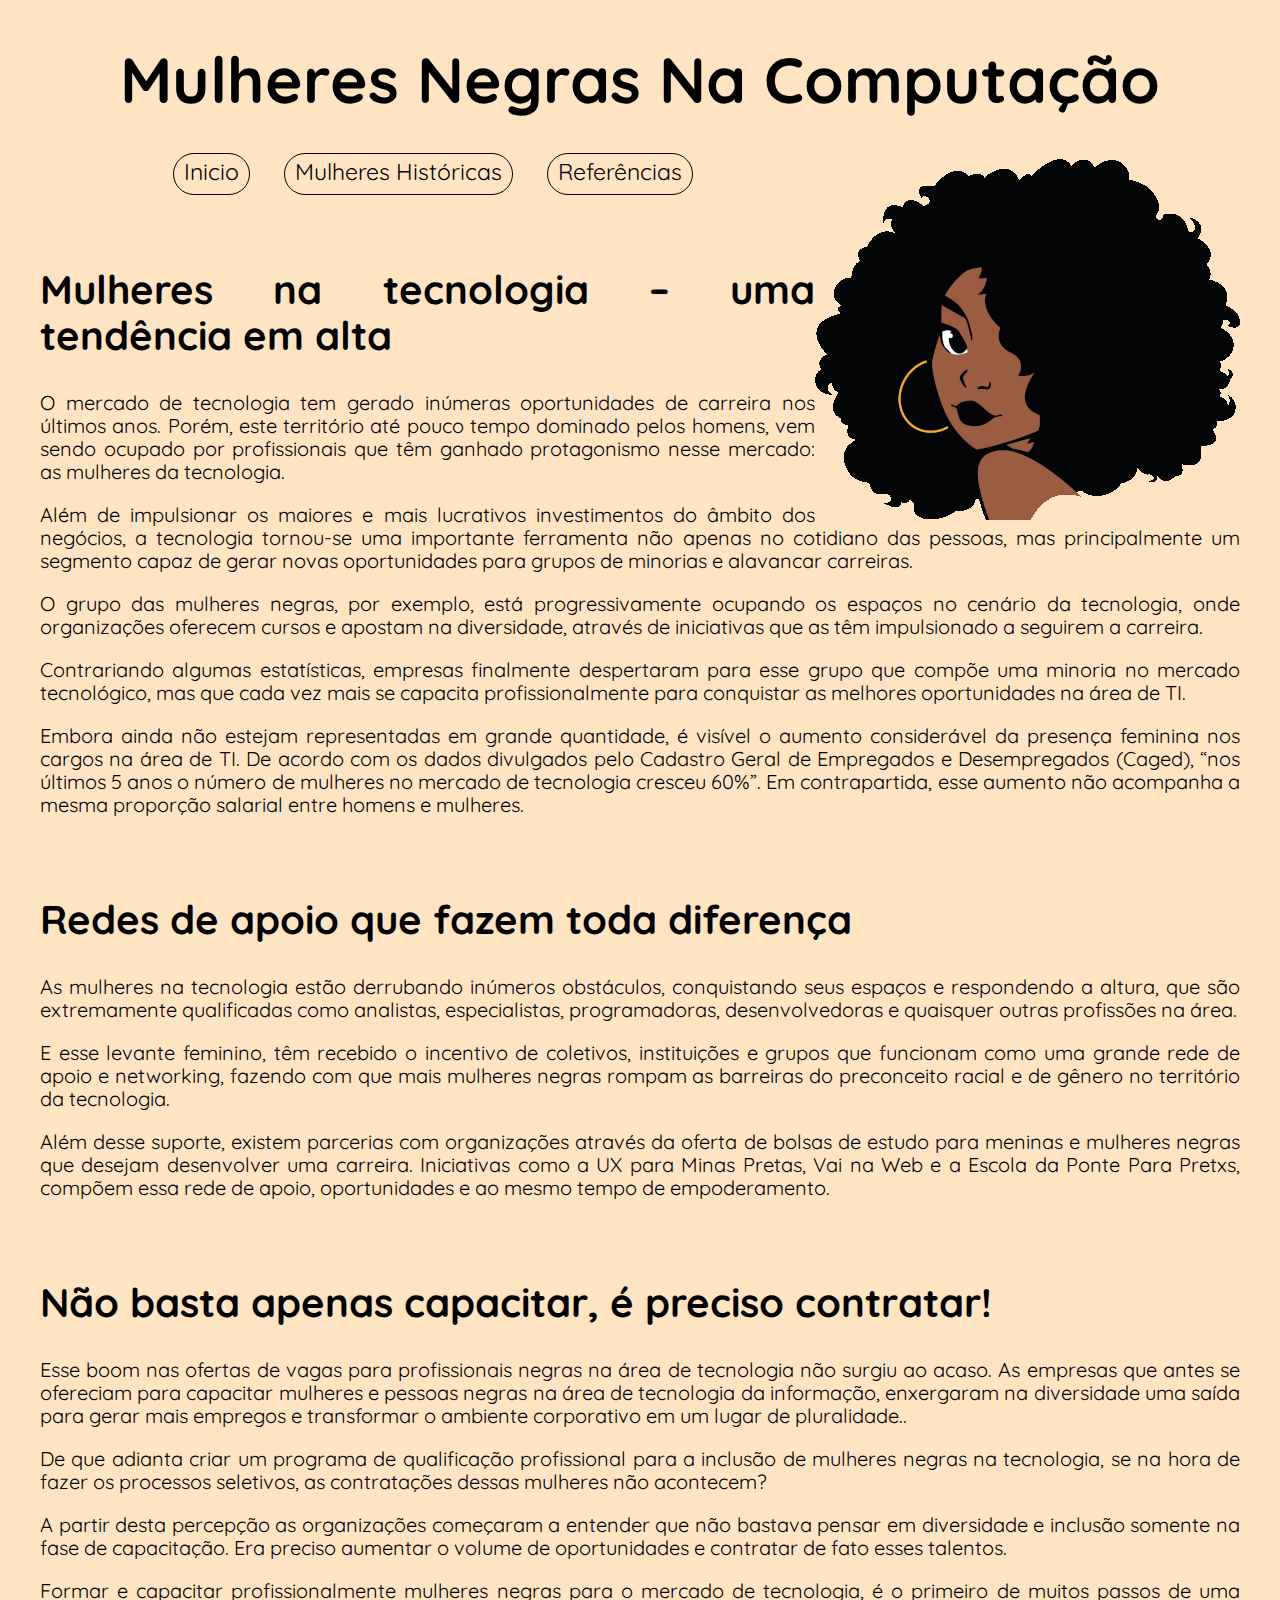
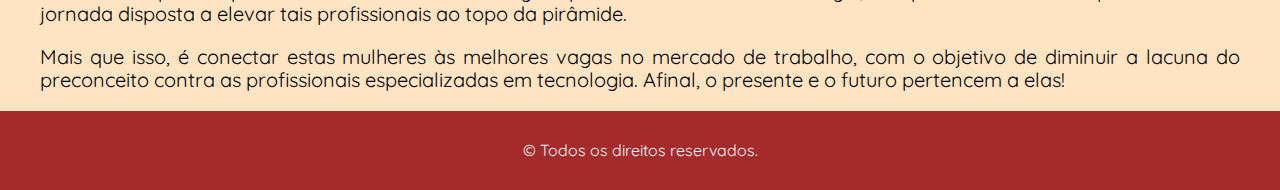
<file: index.html>
<!DOCTYPE html>
<html lang="pt-br">
<head>
    <meta charset="UTF-8">
    <meta http-equiv="X-UA-Compatible" content="IE=edge">
    <meta name="viewport" content="width=device-width, initial-scale=1.0">
    <title></title>
    <link rel="stylesheet" href="./assets/css/style.css">
    <link rel="stylesheet" href="./assets/css/reset.css">
    <link rel="preconnect" href="https://fonts.googleapis.com">
    <link rel="preconnect" href="https://fonts.gstatic.com" crossorigin>
    <link href="https://fonts.googleapis.com/css2?family=Quicksand:wght@300;400;500;700&display=swap" rel="stylesheet">
</head>
<body>
    <header class="cabecalho">
        <h1>
            Mulheres Negras Na Computação
        </h1>
        <img src="./assets/img/BW.png" alt="">
        <nav class="navegacao">
            <ul>
                <li><a href="./index.html">Inicio</a></li>
                <li><a href="./mulheres.html">Mulheres Históricas</a></li>
                <li><a href="./referencias.html">Referências</a></li>
            </ul>
        </nav>
    </header>
    <div class="conteiner">
        <div class="primeiro-topico">
            <h2>Mulheres na tecnologia – uma tendência em alta</h2> 
            <p>O mercado de tecnologia tem gerado inúmeras oportunidades de carreira nos últimos anos. Porém, este território até pouco tempo dominado pelos homens, vem sendo ocupado por profissionais que têm ganhado protagonismo nesse mercado: as mulheres da tecnologia.</p>

            <p>Além de impulsionar os maiores e mais lucrativos investimentos do âmbito dos negócios, a tecnologia tornou-se uma importante ferramenta não apenas no cotidiano das pessoas, mas principalmente um segmento capaz de gerar novas oportunidades para grupos de minorias e alavancar carreiras.</p>

            <p>O grupo das mulheres negras, por exemplo, está progressivamente ocupando os espaços no cenário da tecnologia, onde organizações oferecem cursos e apostam na diversidade, através de iniciativas que as têm impulsionado a seguirem a carreira.</p>

            <p>Contrariando algumas estatísticas, empresas finalmente despertaram para esse grupo que compõe uma minoria no mercado tecnológico, mas que cada vez mais se capacita profissionalmente para conquistar as melhores oportunidades na área de TI.</p>

            <p>Embora ainda não estejam representadas em grande quantidade, é visível o aumento considerável da presença feminina nos cargos na área de TI. De acordo com os dados divulgados pelo Cadastro Geral de Empregados e Desempregados (Caged), “nos últimos 5 anos o número de mulheres no mercado de tecnologia cresceu 60%”. Em contrapartida, esse aumento não acompanha a mesma proporção salarial entre homens e mulheres.</p>
        </div>
        <div class="segundo-topico">
            <h2>Redes de apoio que fazem toda diferença</h2>
            <p>As mulheres na tecnologia estão derrubando inúmeros obstáculos, conquistando seus espaços e respondendo a altura, que são extremamente qualificadas como analistas, especialistas, programadoras, desenvolvedoras e quaisquer outras profissões na área.</p>

            <p>E esse levante feminino, têm recebido o incentivo de coletivos, instituições e grupos que funcionam como uma grande rede de apoio e networking, fazendo com que mais mulheres negras rompam as barreiras do preconceito racial e de gênero no território da tecnologia.</p>

            <p>Além desse suporte, existem parcerias com organizações através da oferta de bolsas de estudo para meninas e mulheres negras que desejam desenvolver uma carreira. Iniciativas como a UX para Minas Pretas, Vai na Web e a Escola da Ponte Para Pretxs, compõem essa rede de apoio, oportunidades e ao mesmo tempo de empoderamento.</p>
        </div>
        <div class="terceiro-topico">
            <h2>Não basta apenas capacitar, é preciso contratar!</h2>
            <p>Esse boom nas ofertas de vagas para profissionais negras na área de tecnologia não surgiu ao acaso. As empresas que antes se ofereciam para capacitar mulheres e pessoas negras na área de tecnologia da informação, enxergaram na diversidade uma saída para gerar mais empregos e transformar o ambiente corporativo em um lugar de pluralidade..</p>

            <p>De que adianta criar um programa de qualificação profissional para a inclusão de mulheres negras na tecnologia, se na hora de fazer os processos seletivos, as contratações dessas mulheres não acontecem?</p>

            <p>A partir desta percepção as organizações começaram a entender que não bastava pensar em diversidade e inclusão somente na fase de capacitação. Era preciso aumentar o volume de oportunidades e contratar de fato esses talentos.</p>

            <p>Formar e capacitar profissionalmente mulheres negras para o mercado de tecnologia, é o primeiro de muitos passos de uma jornada disposta a elevar tais profissionais ao topo da pirâmide.
            </p>
            <p>Mais que isso, é conectar estas mulheres às melhores vagas no mercado de trabalho, com o objetivo de diminuir a lacuna do preconceito contra as profissionais especializadas em tecnologia. Afinal, o presente e o futuro pertencem a elas!</p>
        </div>
    </div>
    <footer class="rodape">


        &copy; Todos os direitos reservados.
    </footer>
    
</body>
</html>
</file>
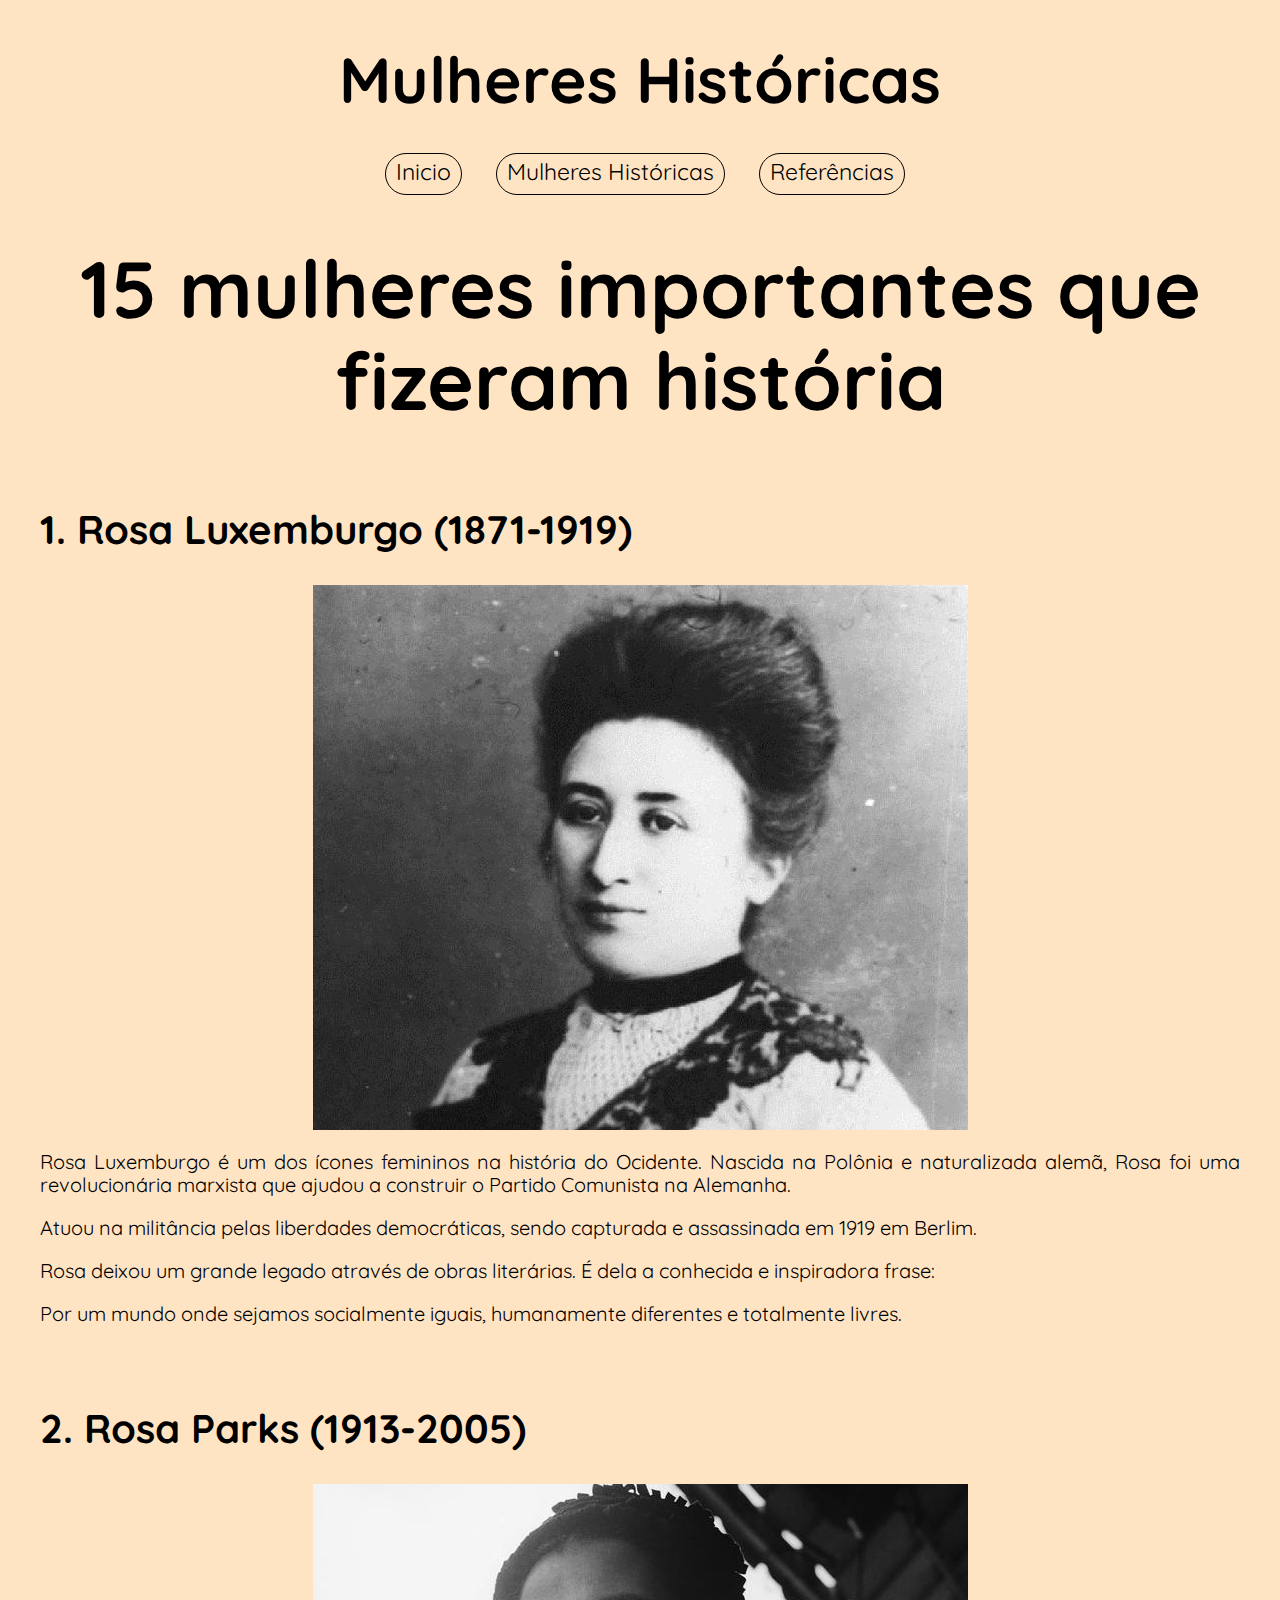
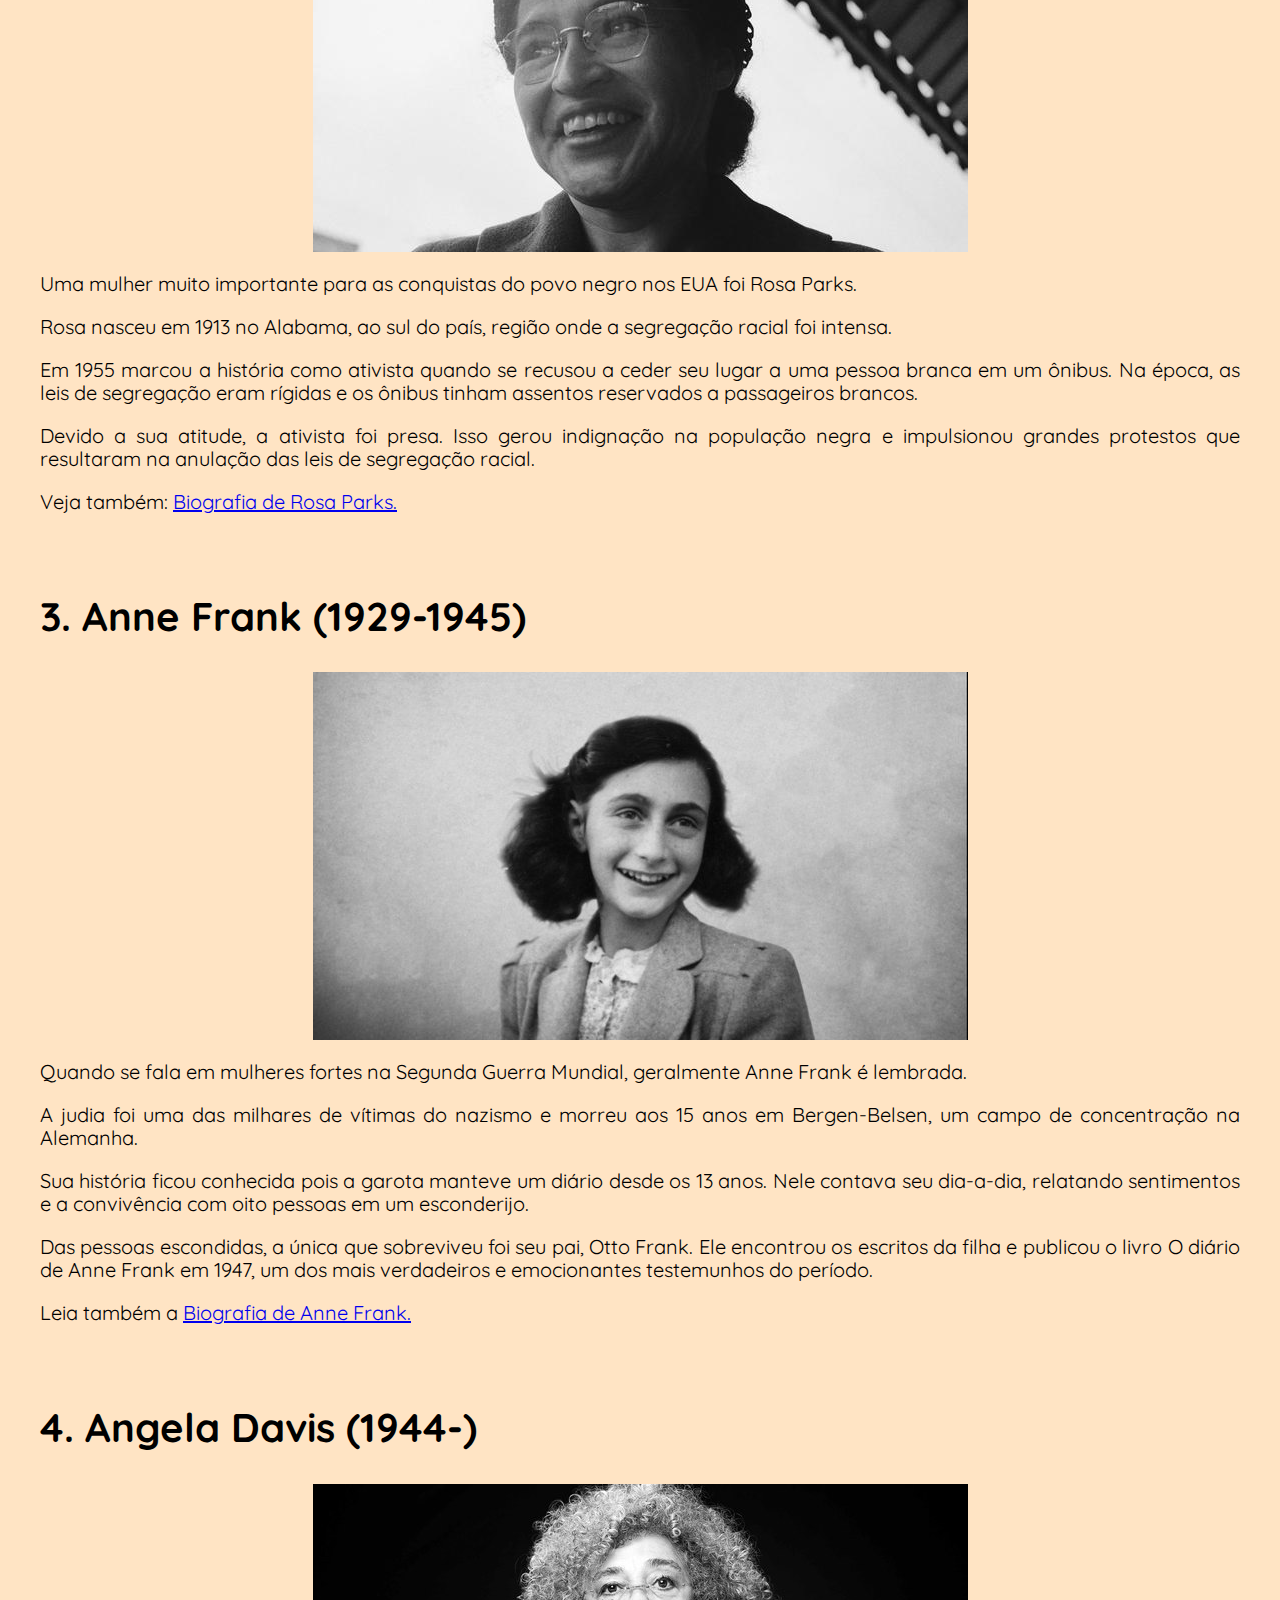
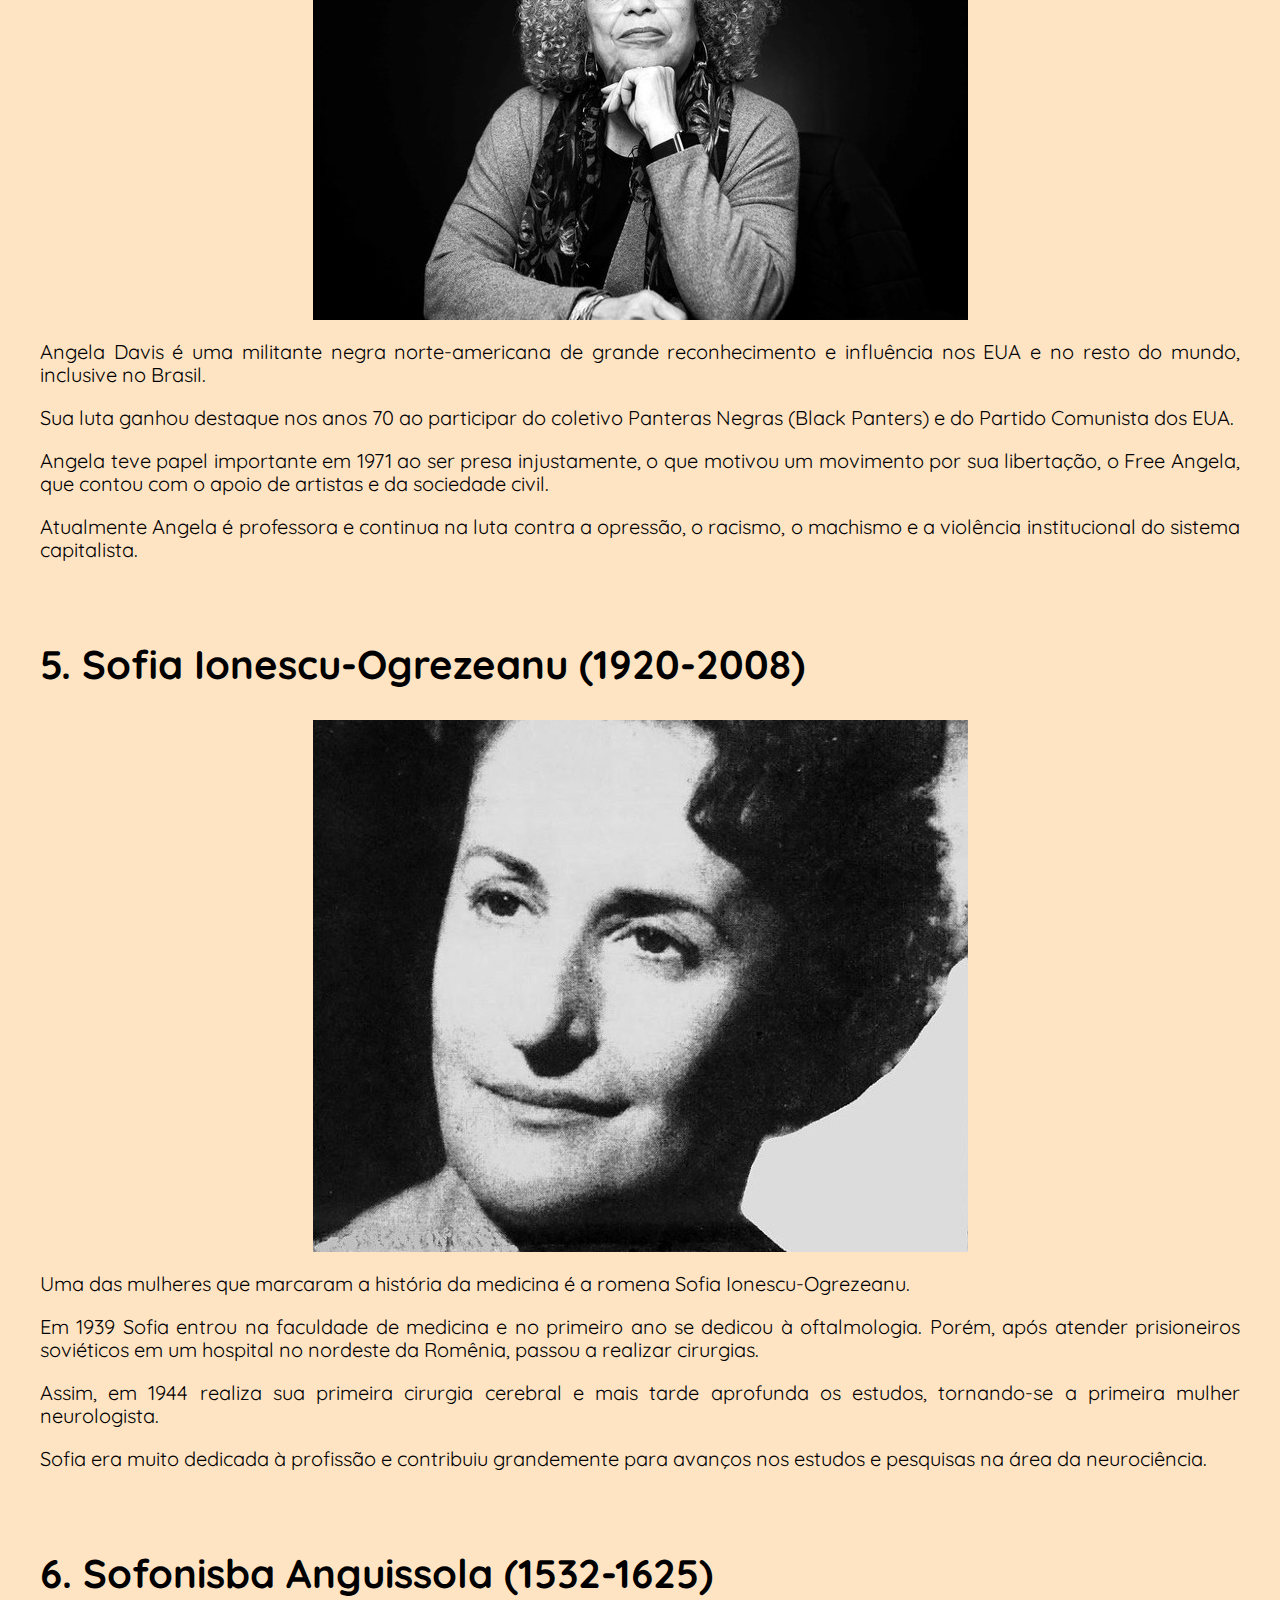
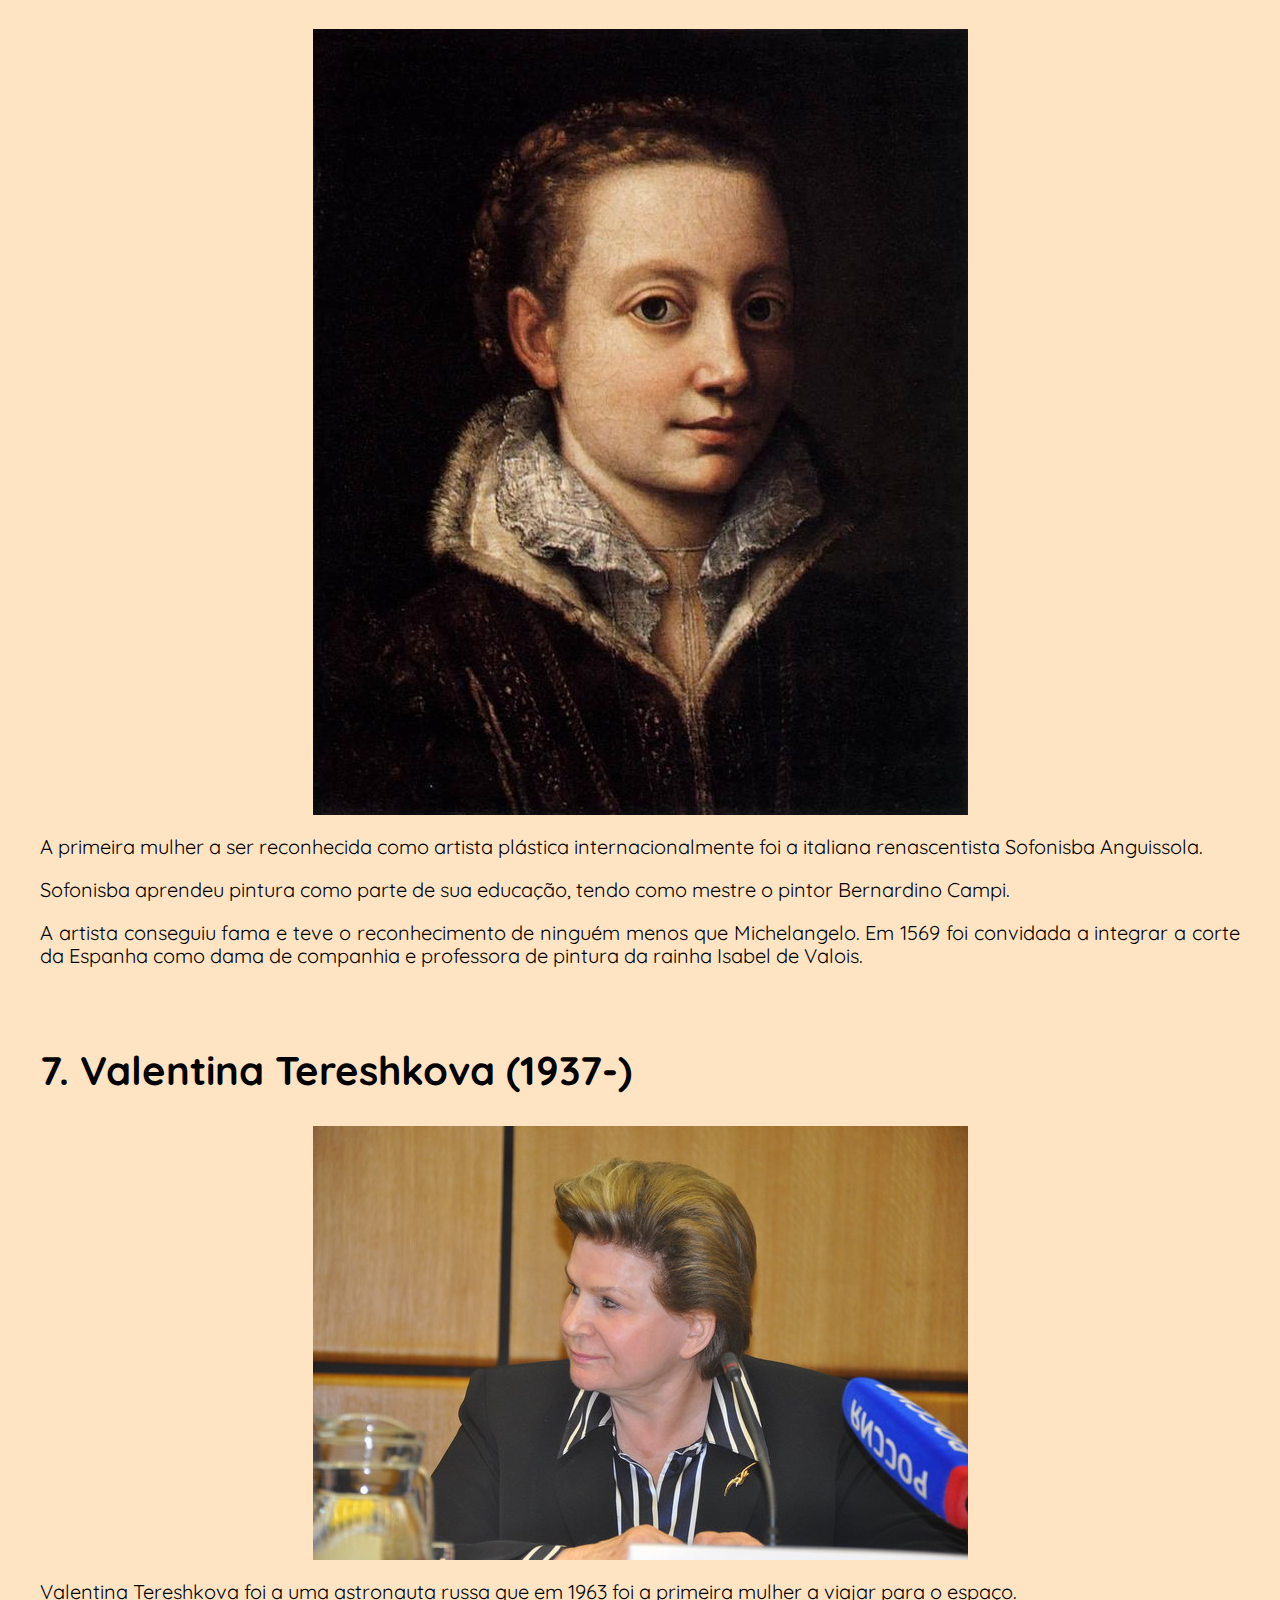
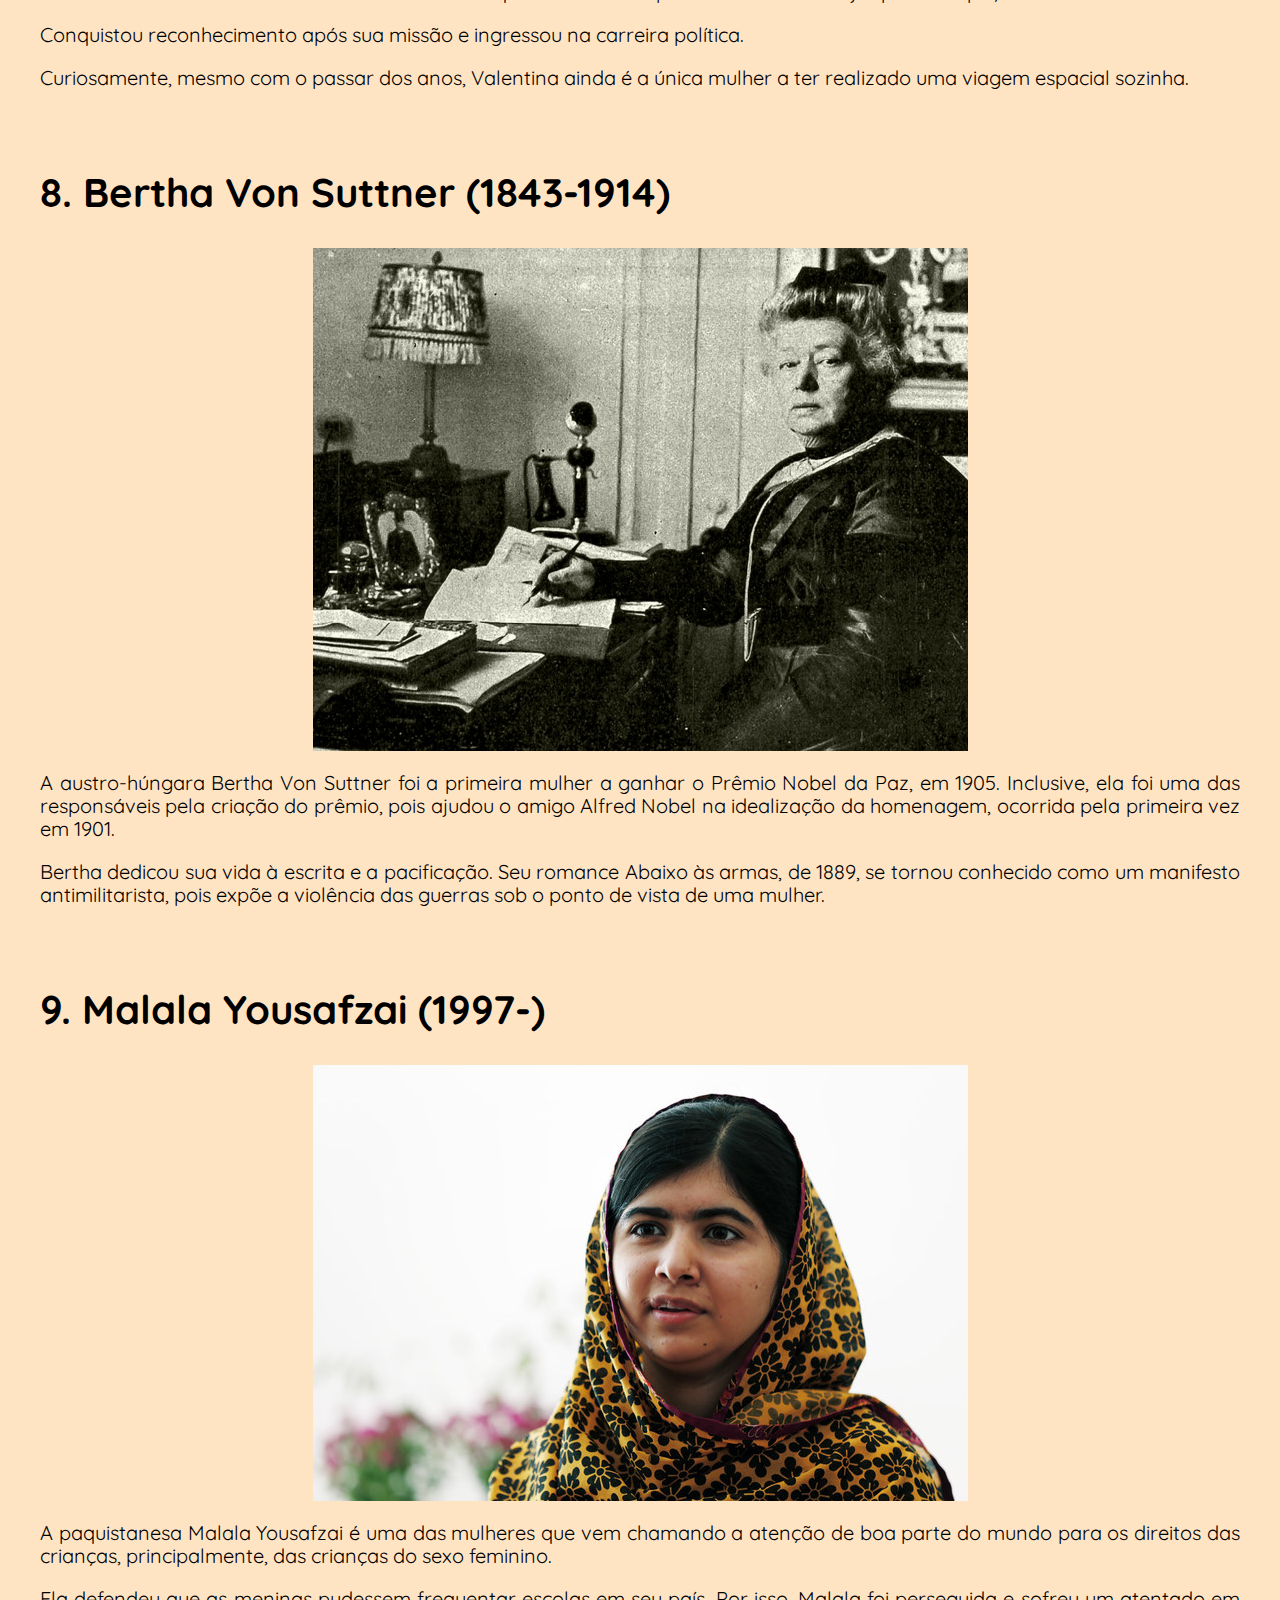
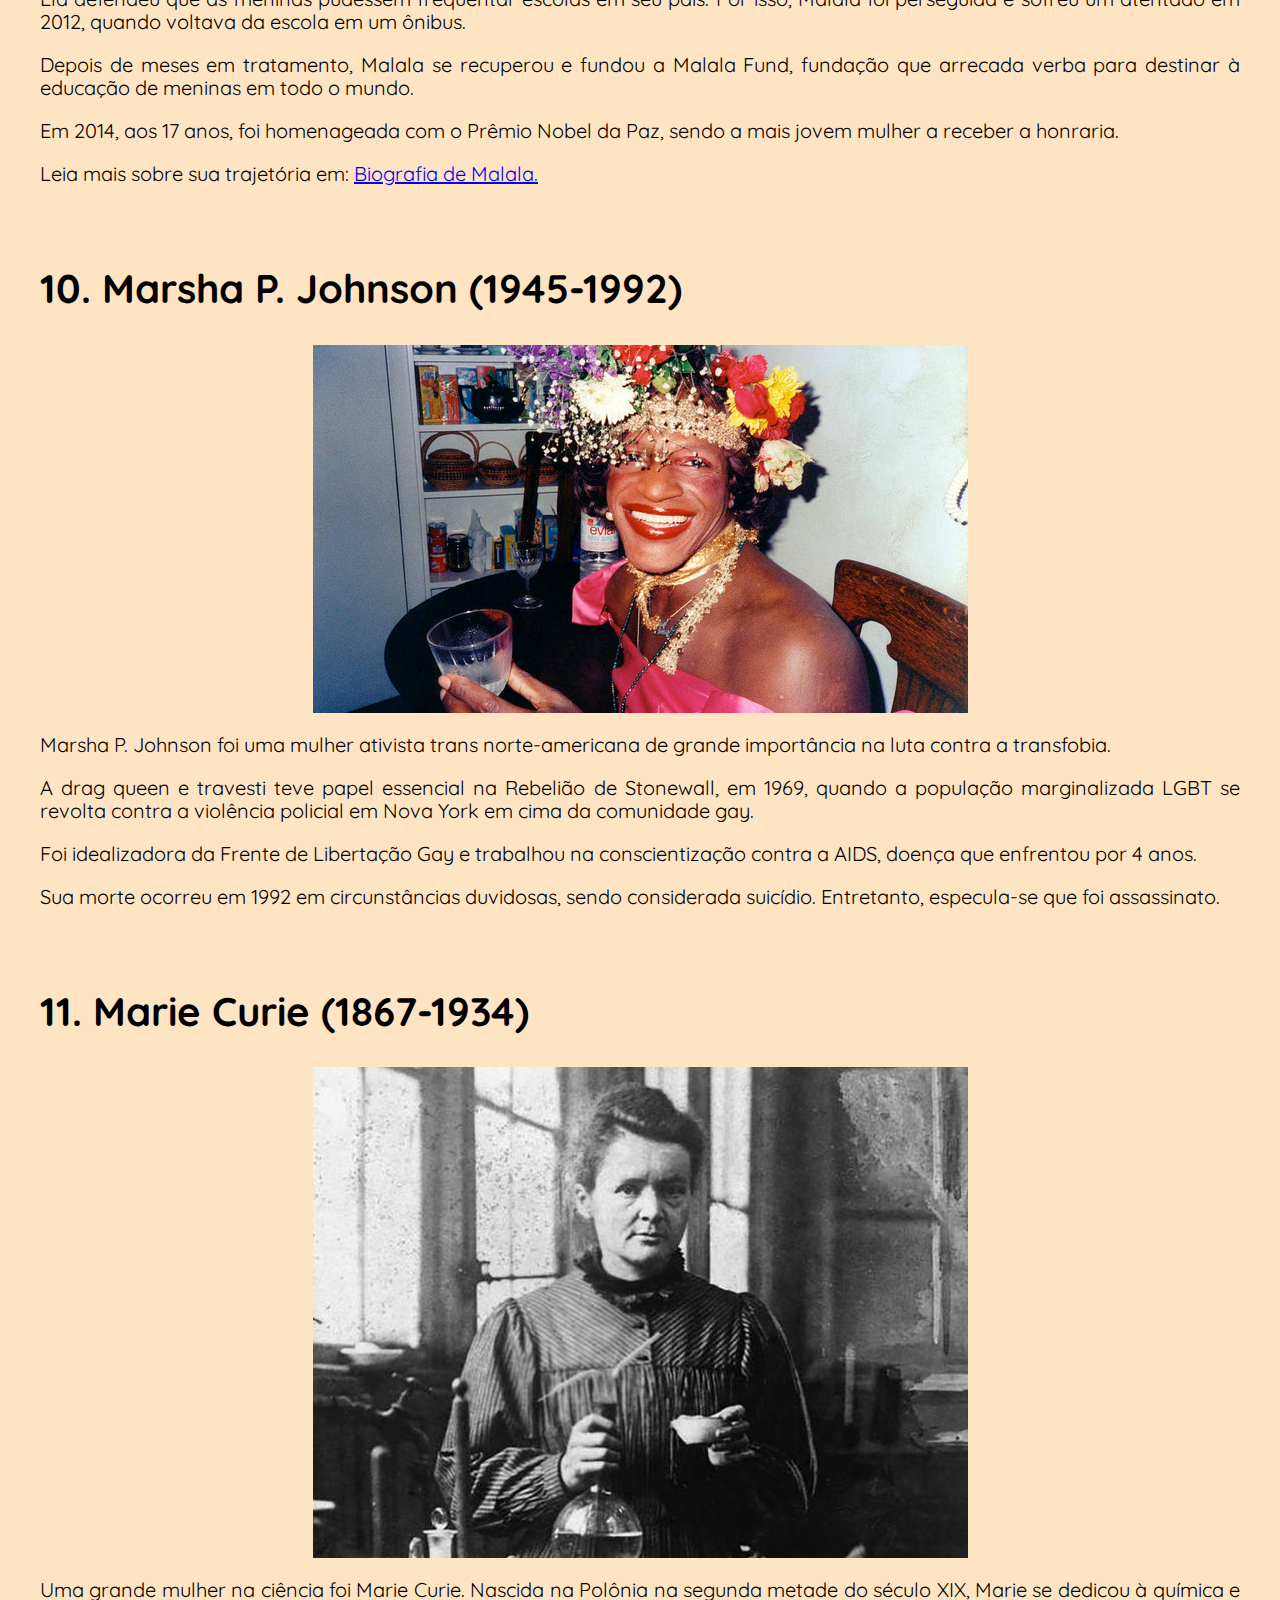
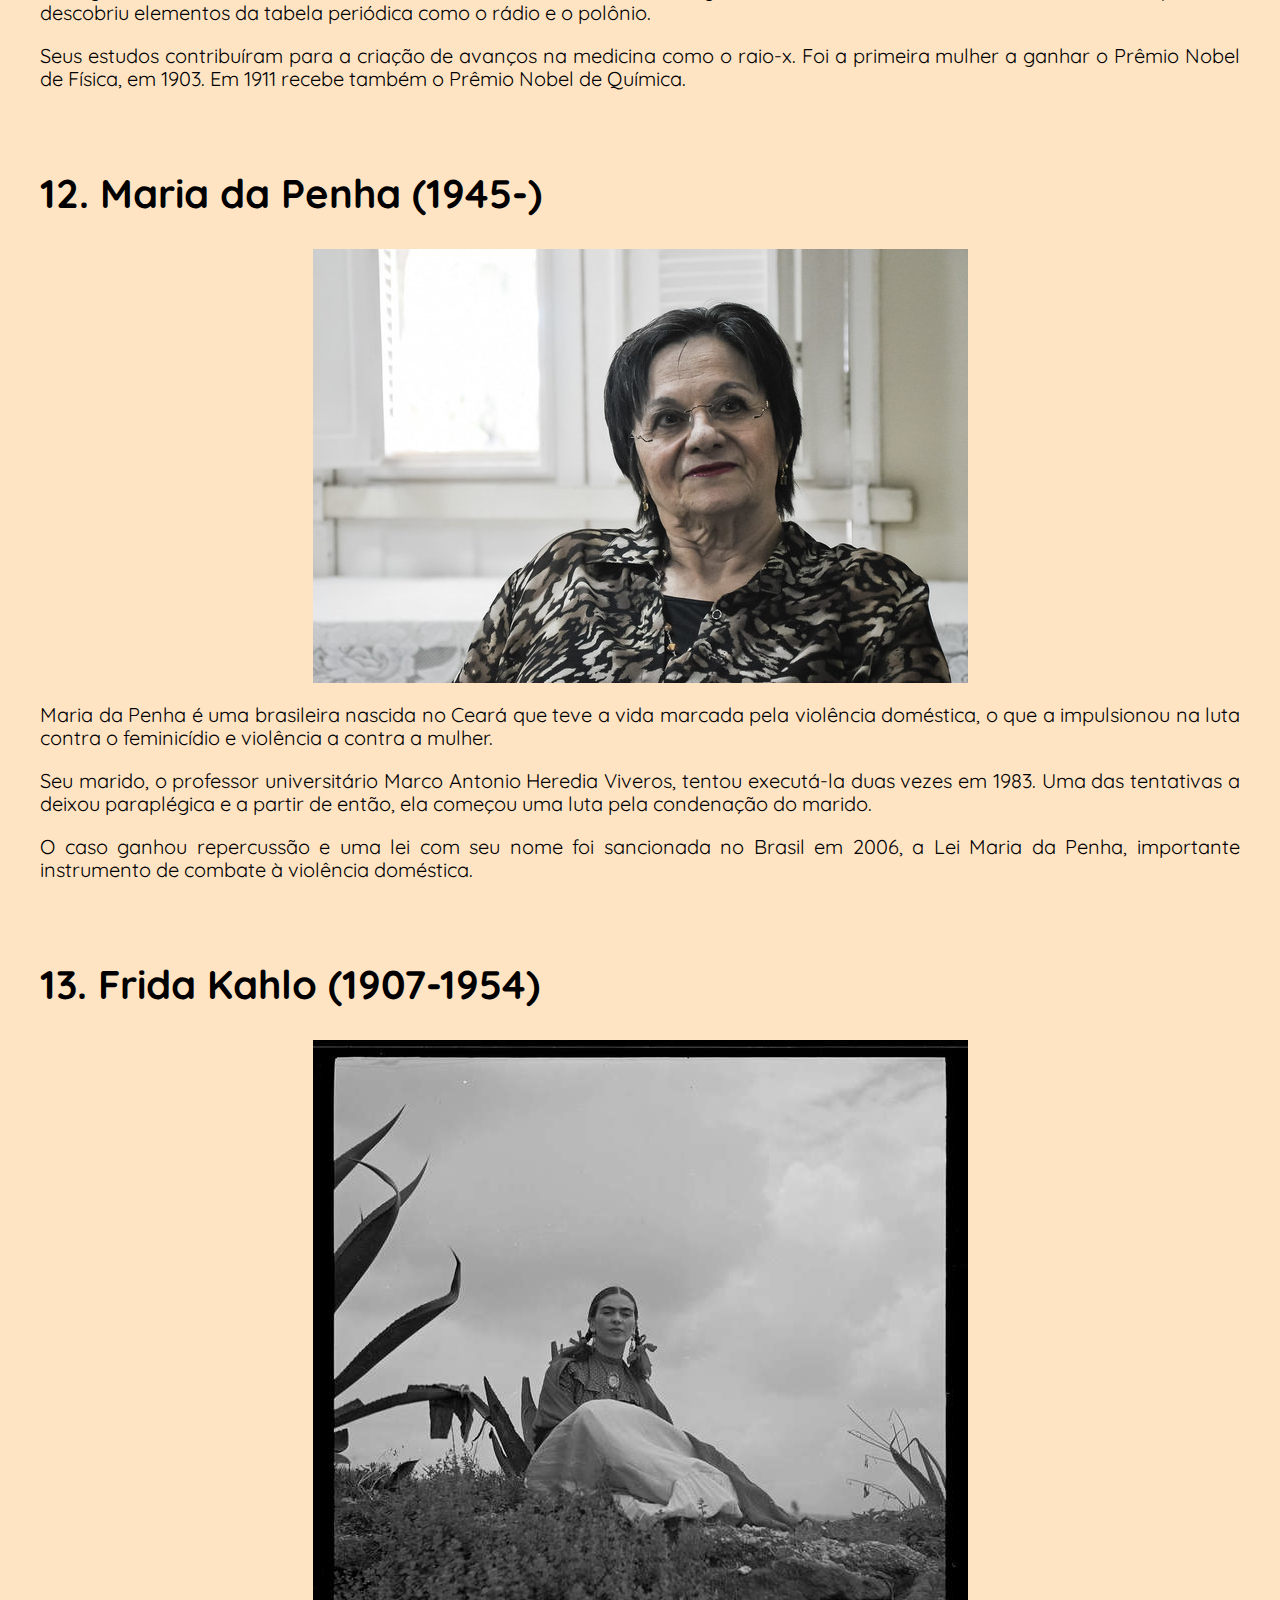
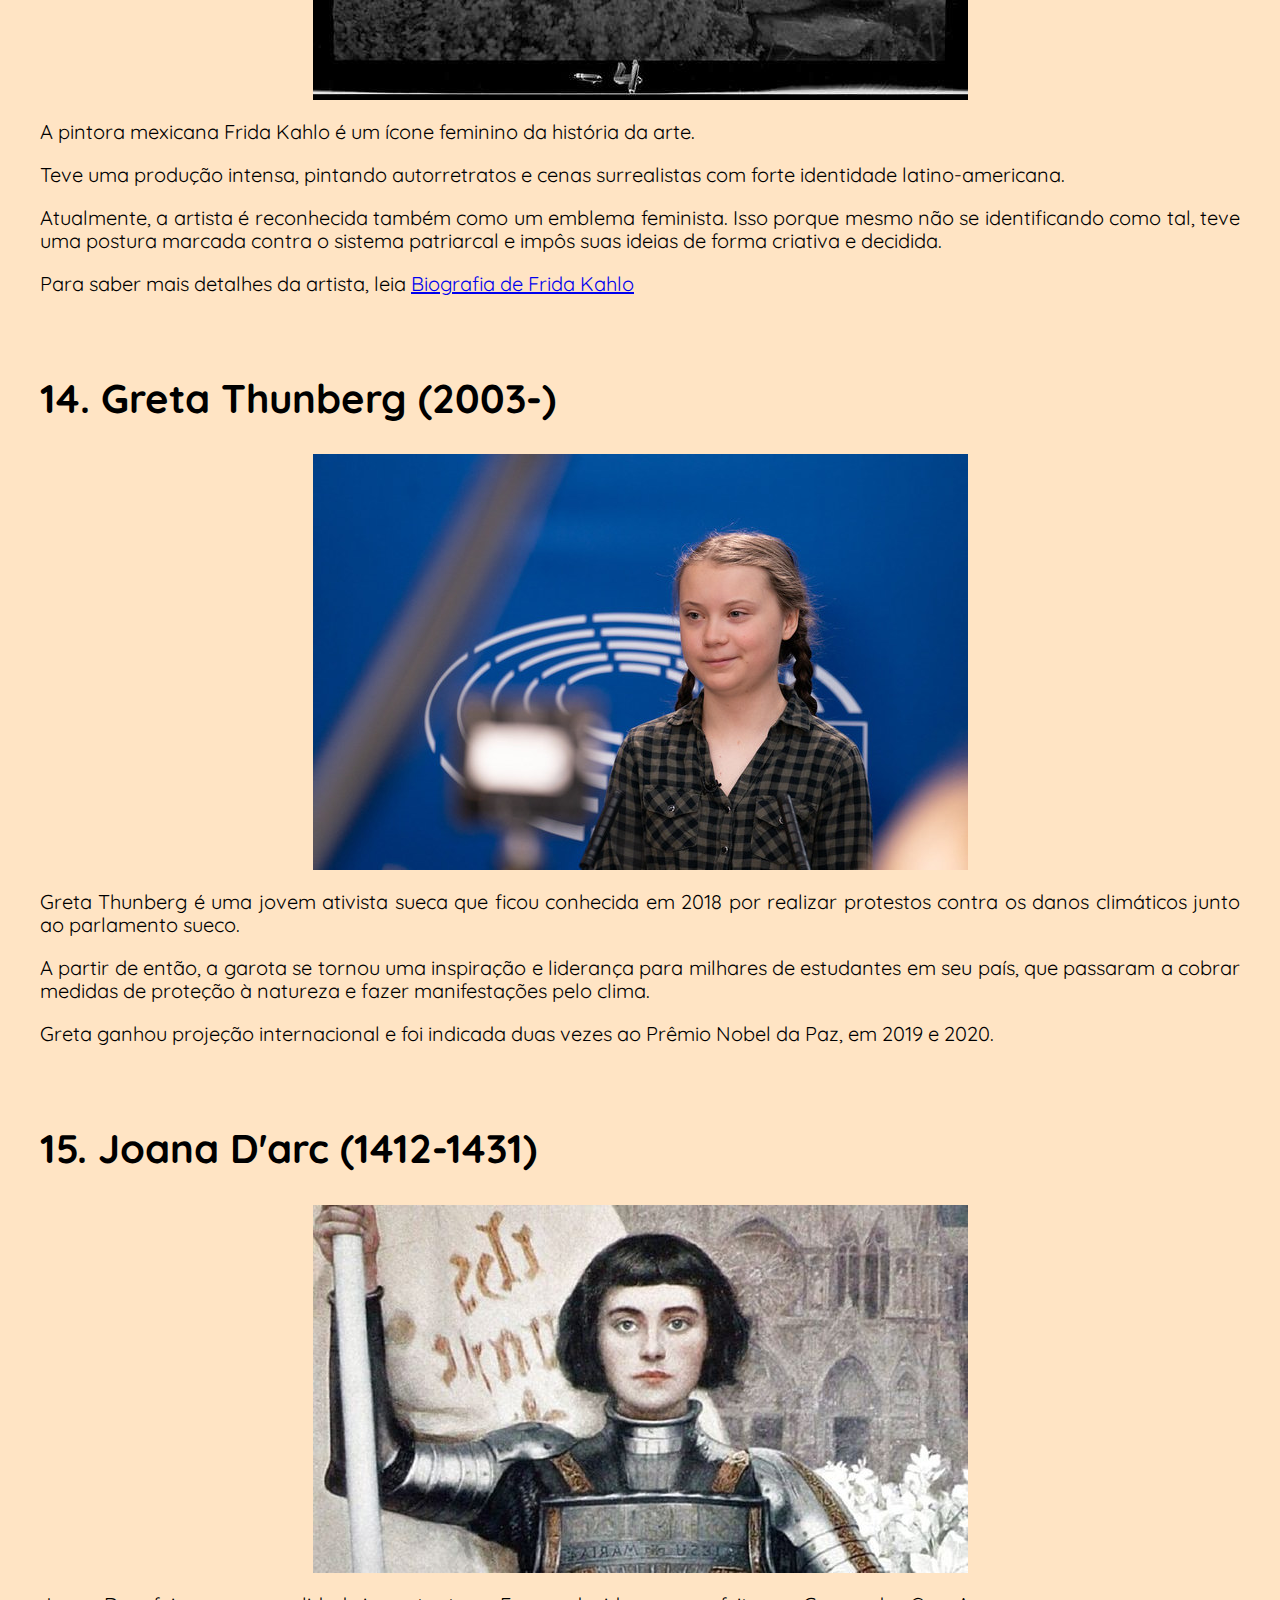
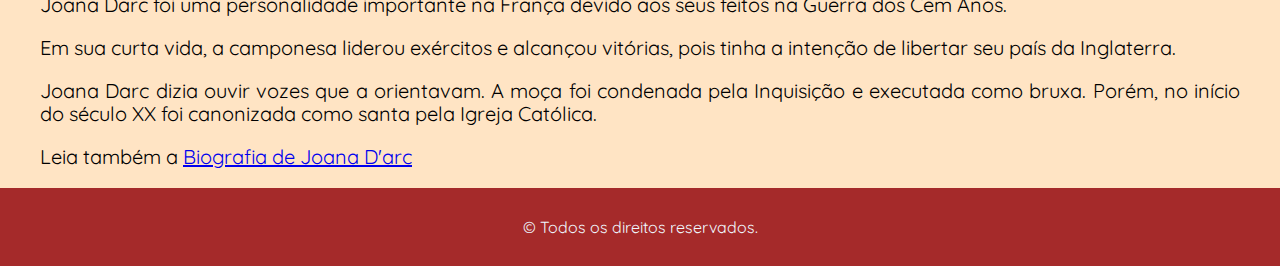
<file: mulheres.html>
<!DOCTYPE html>
<html lang="pt-br">
<head>
    <meta charset="UTF-8">
    <meta http-equiv="X-UA-Compatible" content="IE=edge">
    <meta name="viewport" content="width=device-width, initial-scale=1.0">
    <title></title>
    <link rel="stylesheet" href="./assets/css/style.css">
    <link rel="stylesheet" href="./assets/css/reset.css">
    <link rel="preconnect" href="https://fonts.googleapis.com">
    <link rel="preconnect" href="https://fonts.gstatic.com" crossorigin>
    <link href="https://fonts.googleapis.com/css2?family=Quicksand:wght@300;400;500;700&display=swap" rel="stylesheet">
</head>
<body>
    <header class="cabecalho">
        <h1>
            Mulheres Históricas
        </h1>
        <!-- <img src="./assets/img/BW.png" alt=""> -->
        <nav class="navegacao">
            <ul>
                <li><a href="./index.html">Inicio</a></li>
                <li><a href="./mulheres.html">Mulheres Históricas</a></li>
                <li><a href="./referencias.html">Referências</a></li>
            </ul>
        </nav>
    </header>
    <section class="conteiner">
        <h1 class="titulo-pag2">15 mulheres importantes que fizeram história</h1>
    
        <h2>1. Rosa Luxemburgo (1871-1919)</h2>

        <img src="./assets/img/rosa_luxemburg_c.jpg" alt="">

        <p>Rosa Luxemburgo é um dos ícones femininos na história do Ocidente. Nascida na Polônia e naturalizada alemã, Rosa foi uma revolucionária marxista que ajudou a construir o Partido Comunista na Alemanha.</p>

        <p>Atuou na militância pelas liberdades democráticas, sendo capturada e assassinada em 1919 em Berlim.</p>

        <p>Rosa deixou um grande legado através de obras literárias. É dela a conhecida e inspiradora frase:
        </p>
        <p>Por um mundo onde sejamos socialmente iguais, humanamente diferentes e totalmente livres.</p>

        <h2>2. Rosa Parks (1913-2005)</h2>
        <img src="./assets/img/rosa_parks_c.jpg" alt="">    
        <p>Uma mulher muito importante para as conquistas do povo negro nos EUA foi Rosa Parks.</p>
        <p>Rosa nasceu em 1913 no Alabama, ao sul do país, região onde a segregação racial foi intensa.</p>
        <p>Em 1955 marcou a história como ativista quando se recusou a ceder seu lugar a uma pessoa branca em um ônibus. Na época, as leis de segregação eram rígidas e os ônibus tinham assentos reservados a passageiros brancos.</p>
        <p>Devido a sua atitude, a ativista foi presa. Isso gerou indignação na população negra e impulsionou grandes protestos que resultaram na anulação das leis de segregação racial.</p>
        <p>Veja também: <a href="https://www.ebiografia.com/rosa_parks/">Biografia de Rosa Parks.</a></p>
        <h2>3. Anne Frank (1929-1945)</h2>
        <img src="./assets/img/anne_frank_c.jpg" alt="">
        <p>Quando se fala em mulheres fortes na Segunda Guerra Mundial, geralmente Anne Frank é lembrada.</p>
        <p>A judia foi uma das milhares de vítimas do nazismo e morreu aos 15 anos em Bergen-Belsen, um campo de concentração na Alemanha.</p>
        <p>Sua história ficou conhecida pois a garota manteve um diário desde os 13 anos. Nele contava seu dia-a-dia, relatando sentimentos e a convivência com oito pessoas em um esconderijo.</p>
        <p>Das pessoas escondidas, a única que sobreviveu foi seu pai, Otto Frank. Ele encontrou os escritos da filha e publicou o livro O diário de Anne Frank em 1947, um dos mais verdadeiros e emocionantes testemunhos do período.</p>
        <p>Leia também a <a href="https://www.ebiografia.com/anne_frank/">Biografia de Anne Frank.</a> </p>
        <h2>4. Angela Davis (1944-)</h2>
        <img src="./assets/img/angela_davis_c.jpg" alt="">
        <p>Angela Davis é uma militante negra norte-americana de grande reconhecimento e influência nos EUA e no resto do mundo, inclusive no Brasil.</p>
        <p>Sua luta ganhou destaque nos anos 70 ao participar do coletivo Panteras Negras (Black Panters) e do Partido Comunista dos EUA.</p>
        <p>Angela teve papel importante em 1971 ao ser presa injustamente, o que motivou um movimento por sua libertação, o Free Angela, que contou com o apoio de artistas e da sociedade civil.</p>
        <p>Atualmente Angela é professora e continua na luta contra a opressão, o racismo, o machismo e a violência institucional do sistema capitalista.</p>
        <h2>5. Sofia Ionescu-Ogrezeanu (1920-2008)</h2>
        <img src="./assets/img/sofia_ionescu_c.jpg" alt="">
        <p>Uma das mulheres que marcaram a história da medicina é a romena Sofia Ionescu-Ogrezeanu.</p>
        <p>Em 1939 Sofia entrou na faculdade de medicina e no primeiro ano se dedicou à oftalmologia. Porém, após atender prisioneiros soviéticos em um hospital no nordeste da Romênia, passou a realizar cirurgias.</p>
        <p>Assim, em 1944 realiza sua primeira cirurgia cerebral e mais tarde aprofunda os estudos, tornando-se a primeira mulher neurologista.</p>
        <p>Sofia era muito dedicada à profissão e contribuiu grandemente para avanços nos estudos e pesquisas na área da neurociência.</p>
        <h2>6. Sofonisba Anguissola (1532-1625)</h2>
        <img src="./assets/img/anguissola_sofonisba_c.jpg" alt="">
        <p>A primeira mulher a ser reconhecida como artista plástica internacionalmente foi a italiana renascentista Sofonisba Anguissola.</p>
        <p>Sofonisba aprendeu pintura como parte de sua educação, tendo como mestre o pintor Bernardino Campi. </p>
        <p>A artista conseguiu fama e teve o reconhecimento de ninguém menos que Michelangelo. Em 1569 foi convidada a integrar a corte da Espanha como dama de companhia e professora de pintura da rainha Isabel de Valois.</p>
        <h2>7. Valentina Tereshkova (1937-)</h2>
        <img src="./assets/img/valentina_tereshkova_astronauta_c.jpg" alt="">
        <p>Valentina Tereshkova foi a uma astronauta russa que em 1963 foi a primeira mulher a viajar para o espaço.</p>
        <p>Conquistou reconhecimento após sua missão e ingressou na carreira política.</p>
        <p>Curiosamente, mesmo com o passar dos anos, Valentina ainda é a única mulher a ter realizado uma viagem espacial sozinha.</p>
        <h2>8. Bertha Von Suttner (1843-1914)</h2>
        <img src="./assets/img/bertha_von_suttner_c.jpg" alt="">
        <p>A austro-húngara Bertha Von Suttner foi a primeira mulher a ganhar o Prêmio Nobel da Paz, em 1905. Inclusive, ela foi uma das responsáveis pela criação do prêmio, pois ajudou o amigo Alfred Nobel na idealização da homenagem, ocorrida pela primeira vez em 1901.</p>
        <p>Bertha dedicou sua vida à escrita e a pacificação. Seu romance Abaixo às armas, de 1889, se tornou conhecido como um manifesto antimilitarista, pois expõe a violência das guerras sob o ponto de vista de uma mulher.</p>
        <h2>9. Malala Yousafzai (1997-)</h2>
        <img src="./assets/img/malaa_c.jpg" alt="">
        <p>A paquistanesa Malala Yousafzai é uma das mulheres que vem chamando a atenção de boa parte do mundo para os direitos das crianças, principalmente, das crianças do sexo feminino.</p>
        <p>Ela defendeu que as meninas pudessem frequentar escolas em seu país. Por isso, Malala foi perseguida e sofreu um atentado em 2012, quando voltava da escola em um ônibus.</p>
        <p>Depois de meses em tratamento, Malala se recuperou e fundou a Malala Fund, fundação que arrecada verba para destinar à educação de meninas em todo o mundo.</p>
        <p>Em 2014, aos 17 anos, foi homenageada com o Prêmio Nobel da Paz, sendo a mais jovem mulher a receber a honraria.</p>
        <p>Leia mais sobre sua trajetória em: <a href="https://www.ebiografia.com/malala/">Biografia de Malala.</a> </p>
        <h2>10. Marsha P. Johnson (1945-1992)</h2>
        <img src="./assets/img/marsha_p_johnson_c.jpg" alt="">
        <p>Marsha P. Johnson foi uma mulher ativista trans norte-americana de grande importância na luta contra a transfobia.</p>
        <p>A drag queen e travesti teve papel essencial na Rebelião de Stonewall, em 1969, quando a população marginalizada LGBT se revolta contra a violência policial em Nova York em cima da comunidade gay.</p>
        <p>Foi idealizadora da Frente de Libertação Gay e trabalhou na conscientização contra a AIDS, doença que enfrentou por 4 anos.</p>
        <p>Sua morte ocorreu em 1992 em circunstâncias duvidosas, sendo considerada suicídio. Entretanto, especula-se que foi assassinato.
        </p>
        <h2>11. Marie Curie (1867-1934)</h2>
        <img src="./assets/img/marie_curie_c.jpg" alt="">
        <p>Uma grande mulher na ciência foi Marie Curie. Nascida na Polônia na segunda metade do século XIX, Marie se dedicou à química e descobriu elementos da tabela periódica como o rádio e o polônio.</p>
        <p>Seus estudos contribuíram para a criação de avanços na medicina como o raio-x. Foi a primeira mulher a ganhar o Prêmio Nobel de Física, em 1903. Em 1911 recebe também o Prêmio Nobel de Química.</p>
        <h2>12. Maria da Penha (1945-)</h2>
        <img src="./assets/img/maria_da_penha_c.jpg" alt="">
        <p>Maria da Penha é uma brasileira nascida no Ceará que teve a vida marcada pela violência doméstica, o que a impulsionou na luta contra o feminicídio e violência a contra a mulher.</p>
        <p>Seu marido, o professor universitário Marco Antonio Heredia Viveros, tentou executá-la duas vezes em 1983. Uma das tentativas a deixou paraplégica e a partir de então, ela começou uma luta pela condenação do marido.</p>
        <p>O caso ganhou repercussão e uma lei com seu nome foi sancionada no Brasil em 2006, a Lei Maria da Penha, importante instrumento de combate à violência doméstica.</p>
        <h2>13. Frida Kahlo (1907-1954)</h2>
        <img src="./assets/img/frida_kahlo_c.jpg" alt="">
        <p>A pintora mexicana Frida Kahlo é um ícone feminino da história da arte. </p>
        <p>Teve uma produção intensa, pintando autorretratos e cenas surrealistas com forte identidade latino-americana.</p>
        <p>Atualmente, a artista é reconhecida também como um emblema feminista. Isso porque mesmo não se identificando como tal, teve uma postura marcada contra o sistema patriarcal e impôs suas ideias de forma criativa e decidida.</p>
        <p>Para saber mais detalhes da artista, leia <a href="https://www.ebiografia.com/frida_kahlo/">Biografia de Frida Kahlo</a> </p>
        <h2>14. Greta Thunberg (2003-)</h2>
        <img src="./assets/img/greta_c.jpg" alt="">
        <p>Greta Thunberg é uma jovem ativista sueca que ficou conhecida em 2018 por realizar protestos contra os danos climáticos junto ao parlamento sueco. </p>
        <p>A partir de então, a garota se tornou uma inspiração e liderança para milhares de estudantes em seu país, que passaram a cobrar medidas de proteção à natureza e fazer manifestações pelo clima.
        </p>
        <p>Greta ganhou projeção internacional e foi indicada duas vezes ao Prêmio Nobel da Paz, em 2019 e 2020.</p>
        <h2>15. Joana D'arc (1412-1431)</h2>
        <img src="./assets/img/joana_darc_c.jpg" alt="">
        <p>Joana Darc foi uma personalidade importante na França devido aos seus feitos na Guerra dos Cem Anos.</p>
        <p>Em sua curta vida, a camponesa liderou exércitos e alcançou vitórias, pois tinha a intenção de libertar seu país da Inglaterra.
        </p>
        <p>Joana Darc dizia ouvir vozes que a orientavam. A moça foi condenada pela Inquisição e executada como bruxa. Porém, no início do século XX foi canonizada como santa pela Igreja Católica.
        </p>
        <p>Leia também a <a href="https://www.ebiografia.com/joana_darc/">Biografia de Joana D'arc</a> </p>
    </section>
    <footer class="rodape">


        &copy; Todos os direitos reservados.
    </footer>
    
</body>
</html>
</file>
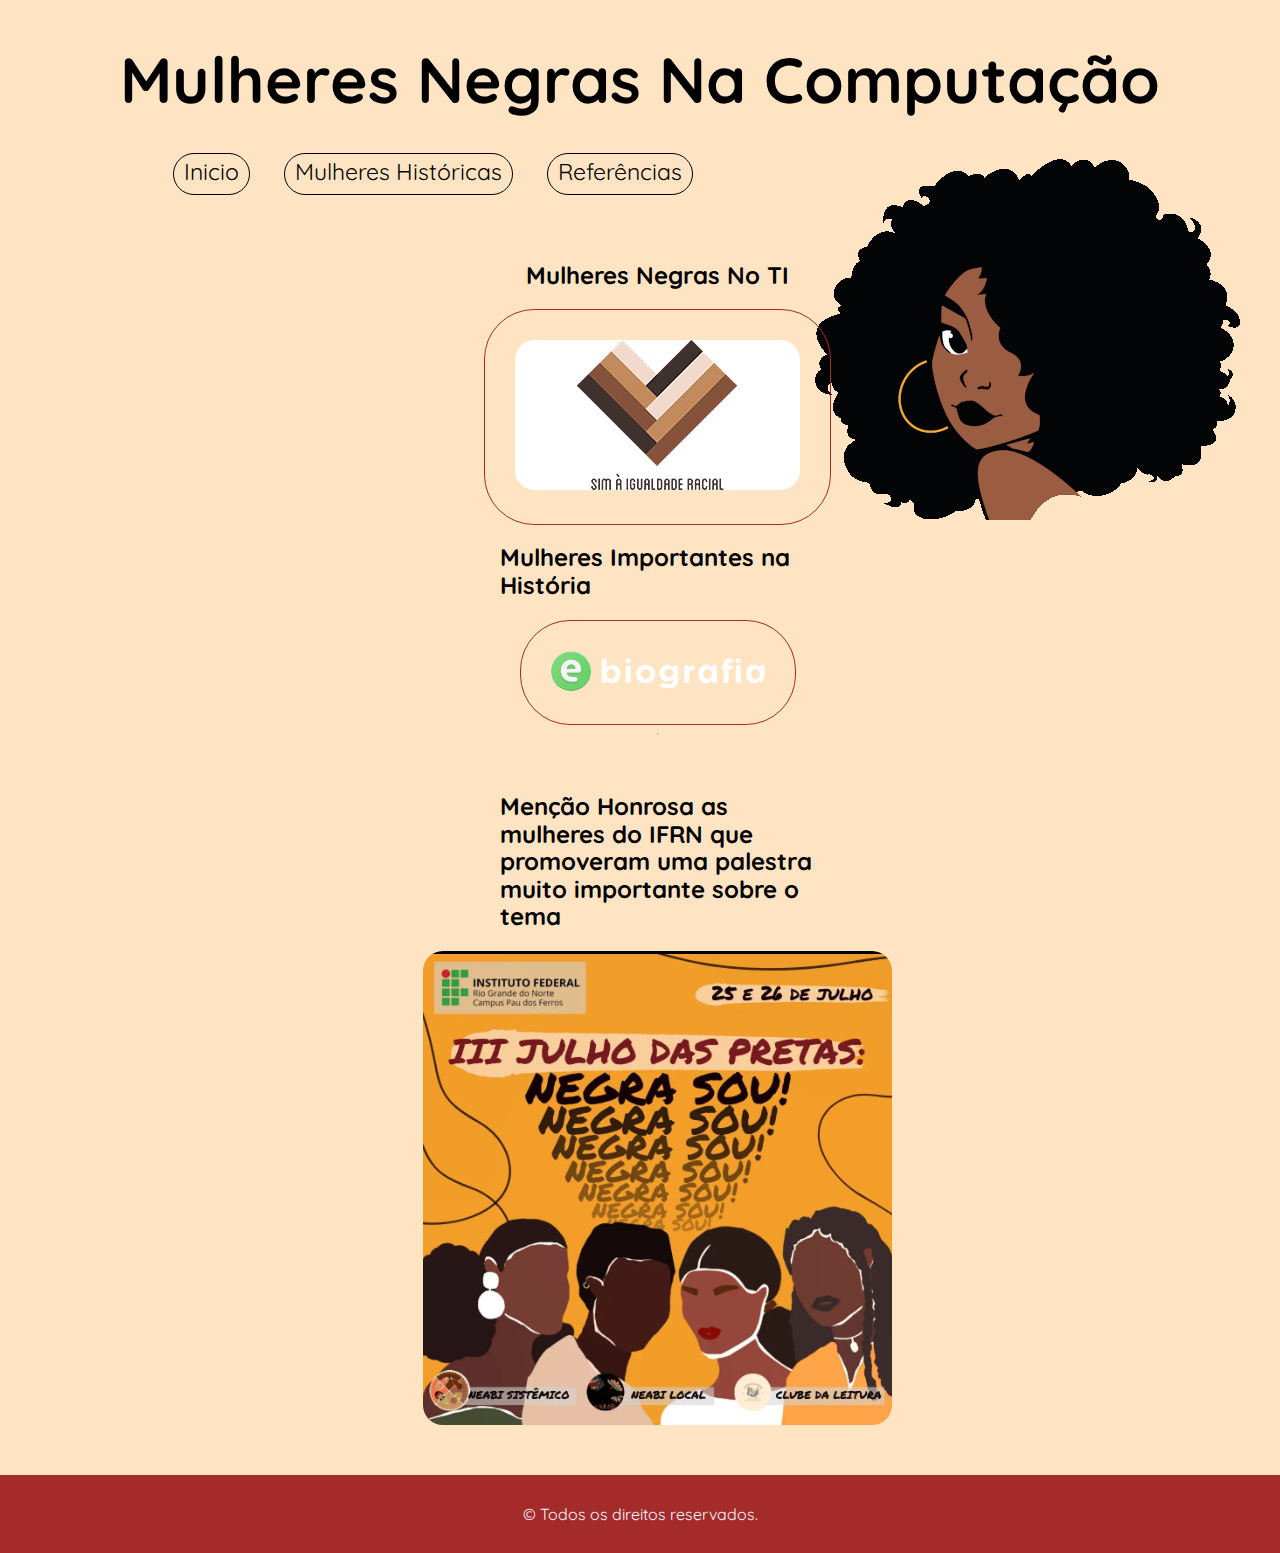
<file: referencias.html>
<!DOCTYPE html>
<html lang="pt-br">
<head>
    <meta charset="UTF-8">
    <meta http-equiv="X-UA-Compatible" content="IE=edge">
    <meta name="viewport" content="width=device-width, initial-scale=1.0">
    <title></title>
    <link rel="stylesheet" href="./assets/css/style.css">
    <link rel="stylesheet" href="./assets/css/reset.css">
    <link rel="preconnect" href="https://fonts.googleapis.com">
    <link rel="preconnect" href="https://fonts.gstatic.com" crossorigin>
    <link href="https://fonts.googleapis.com/css2?family=Quicksand:wght@300;400;500;700&display=swap" rel="stylesheet">
</head>
<body>
    <header class="cabecalho">
        <h1>
            Mulheres Negras Na Computação
        </h1>
        <img src="./assets/img/BW.png" alt="">
        <nav class="navegacao">
            <ul>
                <li><a href="./index.html">Inicio</a></li>
                <li><a href="./mulheres.html">Mulheres Históricas</a></li>
                <li><a href="./referencias.html">Referências</a></li>
            </ul>
        </nav>
    </header>

    <div class="refs">
        <h2>Mulheres Negras No TI</h2>
        <a href="https://simaigualdaderacial.com.br/site/mulheres-negras-na-tecnologia-o-presente-e-o-futuro-pertencem-a-elas/"><img src="./assets/img/logo1.gif" alt=""></a> 
    
        <h2>Mulheres Importantes na História</h2>
        <a href="https://www.ebiografia.com/mulheres_importantes_historia/"><img src="./assets/img/logo-referencia2.png" alt=""></a> 

        <hr>

        <h2 class="palestra">Menção Honrosa as mulheres do IFRN que promoveram uma palestra muito importante sobre o tema</h2>
        <img src="./assets/img/Captura de tela de 2022-08-02 14-15-02.png" alt="">

    </div>

    <footer class="rodape-ref">
        &copy; Todos os direitos reservados.
    </footer>

</body>
</html>
</file>
<file: assets/css/style.css>
body{
    font-family: 'Quicksand', sans-serif;
    background-color: bisque;
    box-sizing: border-box;
    width: auto;
}
.conteiner{
    box-sizing: border-box;
    width: 1200px;
    margin: auto;
}

.cabecalho h1{
    font-size: 4rem;
}
.conteiner p{
    font-size: 20px;
}
.conteiner h2{
    font-size: 2.5rem;
}
.cabecalho h1, ul{
    text-align: center;
}
.cabecalho{
    width: 1200px;
    margin: auto;
}
.cabecalho img{
    float: right;
    opacity: 1!important;
}
.cabecalho .navegacao ul li{
    list-style-type: none;
    display: inline;
    margin: 0 30px 0 0;
    padding: 10px;
    border-style: solid;
    border-radius: 50px;
    border-width: 1px;
}
.cabecalho .navegacao ul{
    margin-bottom: 3.5rem;
}
.cabecalho .navegacao ul li:hover{
    background-color: white;
    transition: 0.5s;
}
.cabecalho .navegacao ul li a{
    text-decoration: none;
    color: black;
    font-size: 23px;
    
}
.conteiner .titulo-pag2{
    text-align: center;
}
.conteiner h2{
    margin-top: 80px;
}
.conteiner h1{
    font-size: 5rem;
}

.rodape{
    background-color: brown;
    color: aliceblue;
    text-align: center;
    padding: 30px 0;
    width: 100%;
}
.conteiner img{
    display: block;
    margin: 0px auto;
}
.conteiner{
    text-align: justify;
}
.refs{
    display: flex;
    flex-direction: column;
    align-items: center;
    justify-content: space-between;
    margin-left: 500px;
    margin-bottom: 50px;
}
.refs a{
    border-style: solid;
    border-radius: 50px;
    border-width: 1px;
    padding: 30px;
    border-color: brown;
}
.refs a:hover{
    background-color: brown;
    opacity: 75%;
}
.refs .palestra{
    margin-top: 50px;
}
.refs img{
    border-radius: 20px;
}
.rodape-ref{
    position: absolute;
    background-color: brown;
    color: aliceblue;
    text-align: center;
    padding: 30px 0;
    width: 100%;
}
</file>
